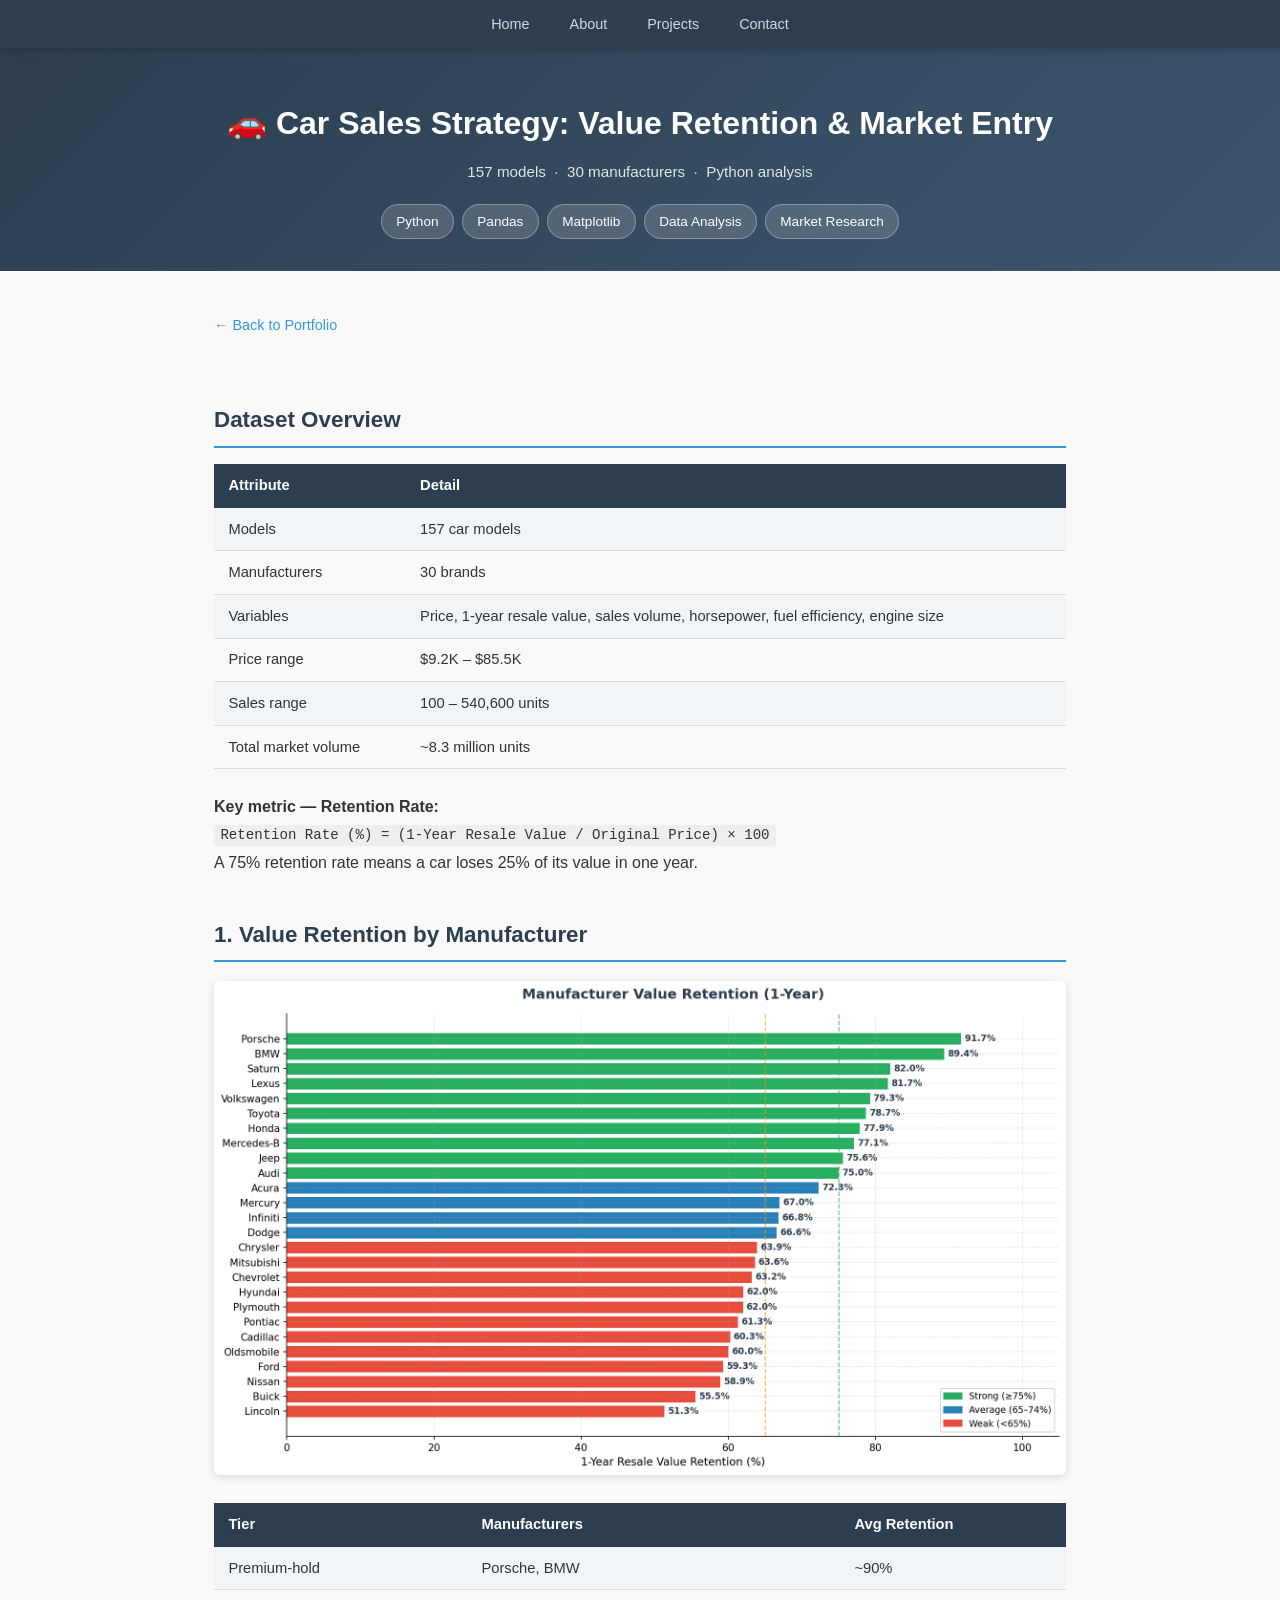
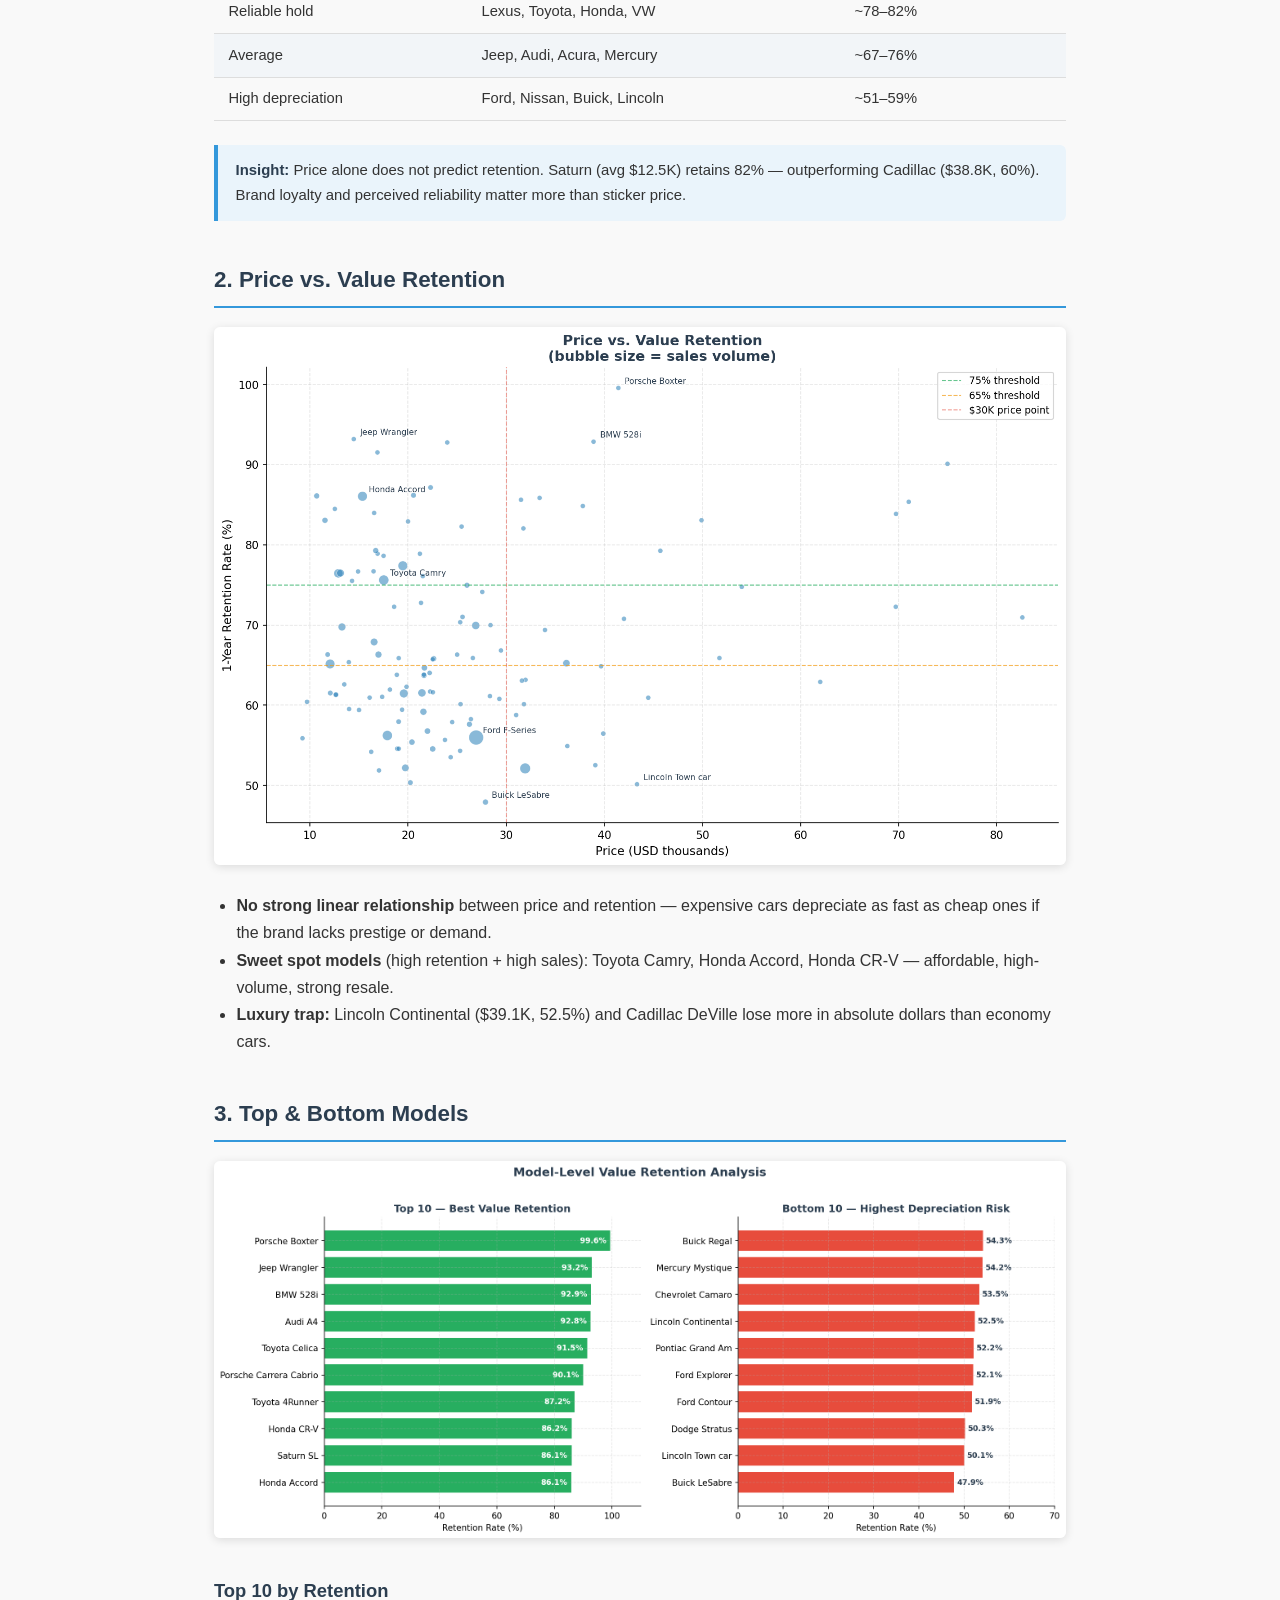
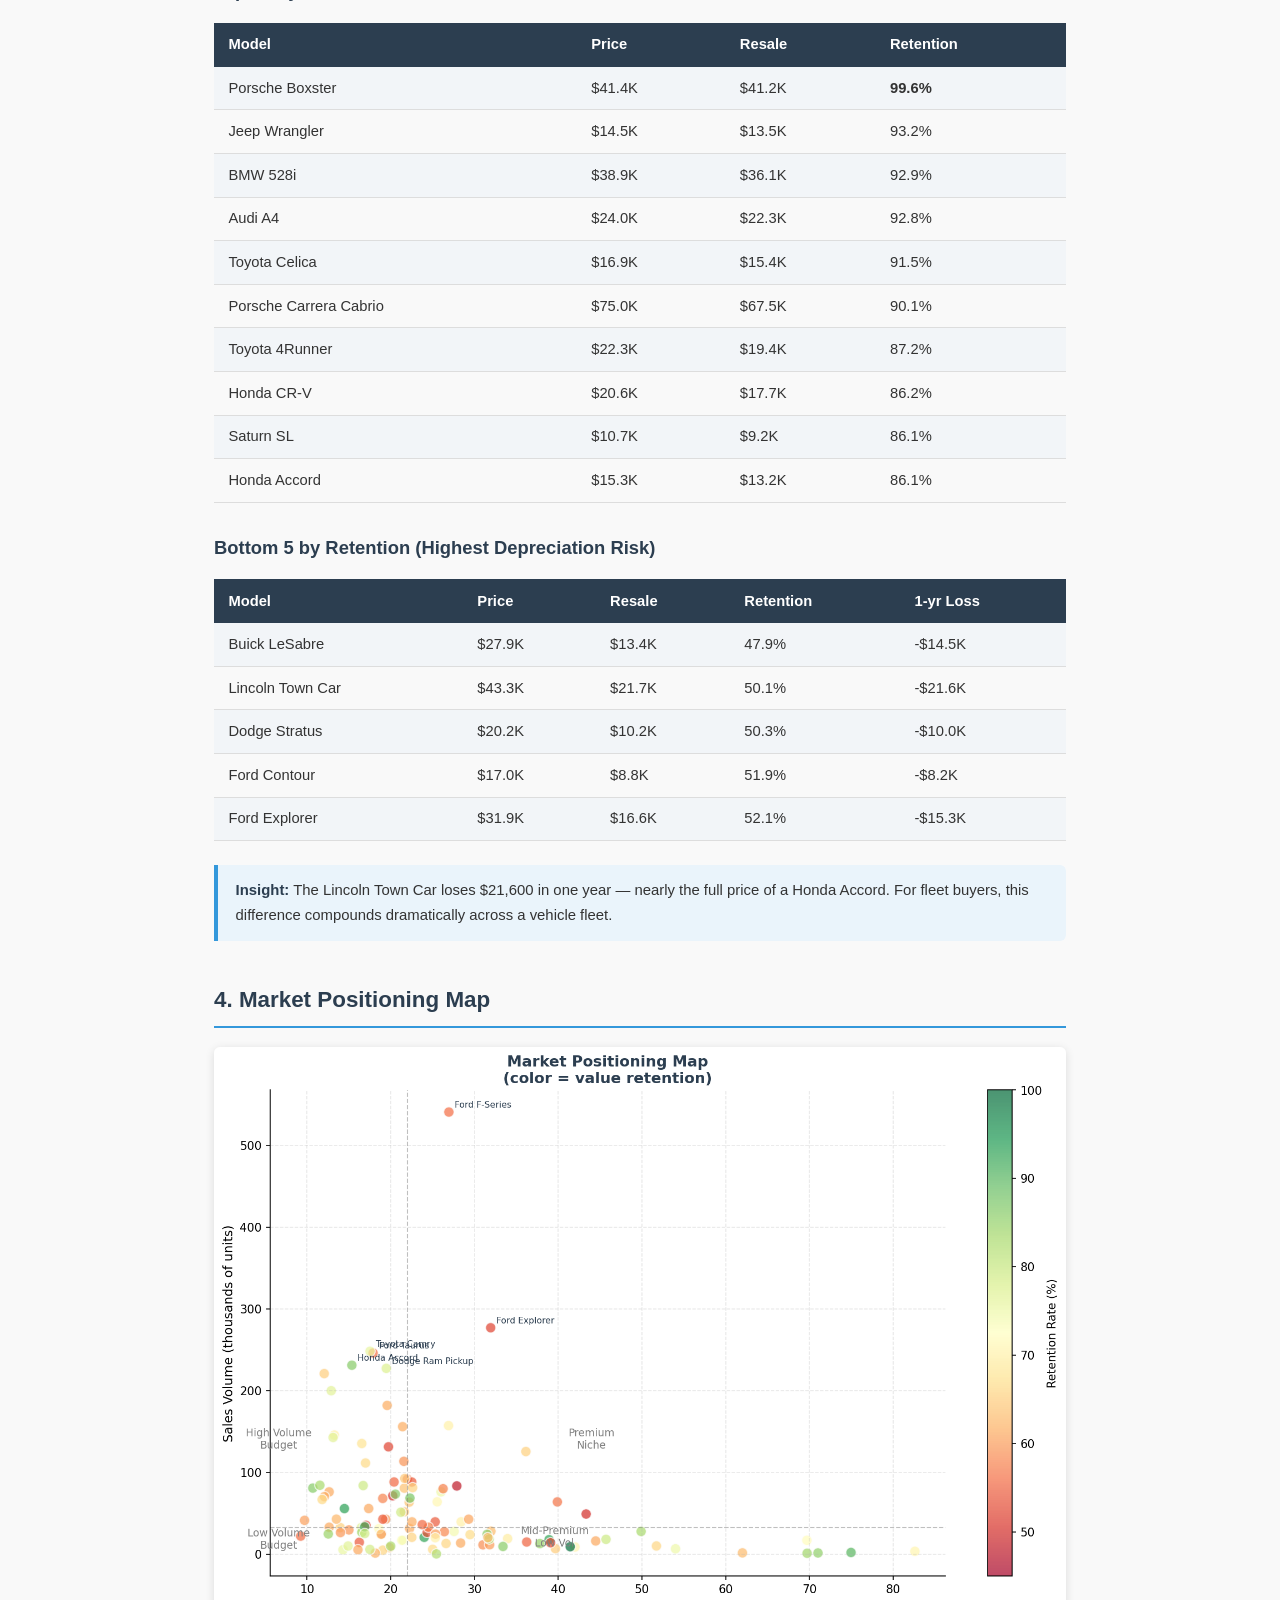
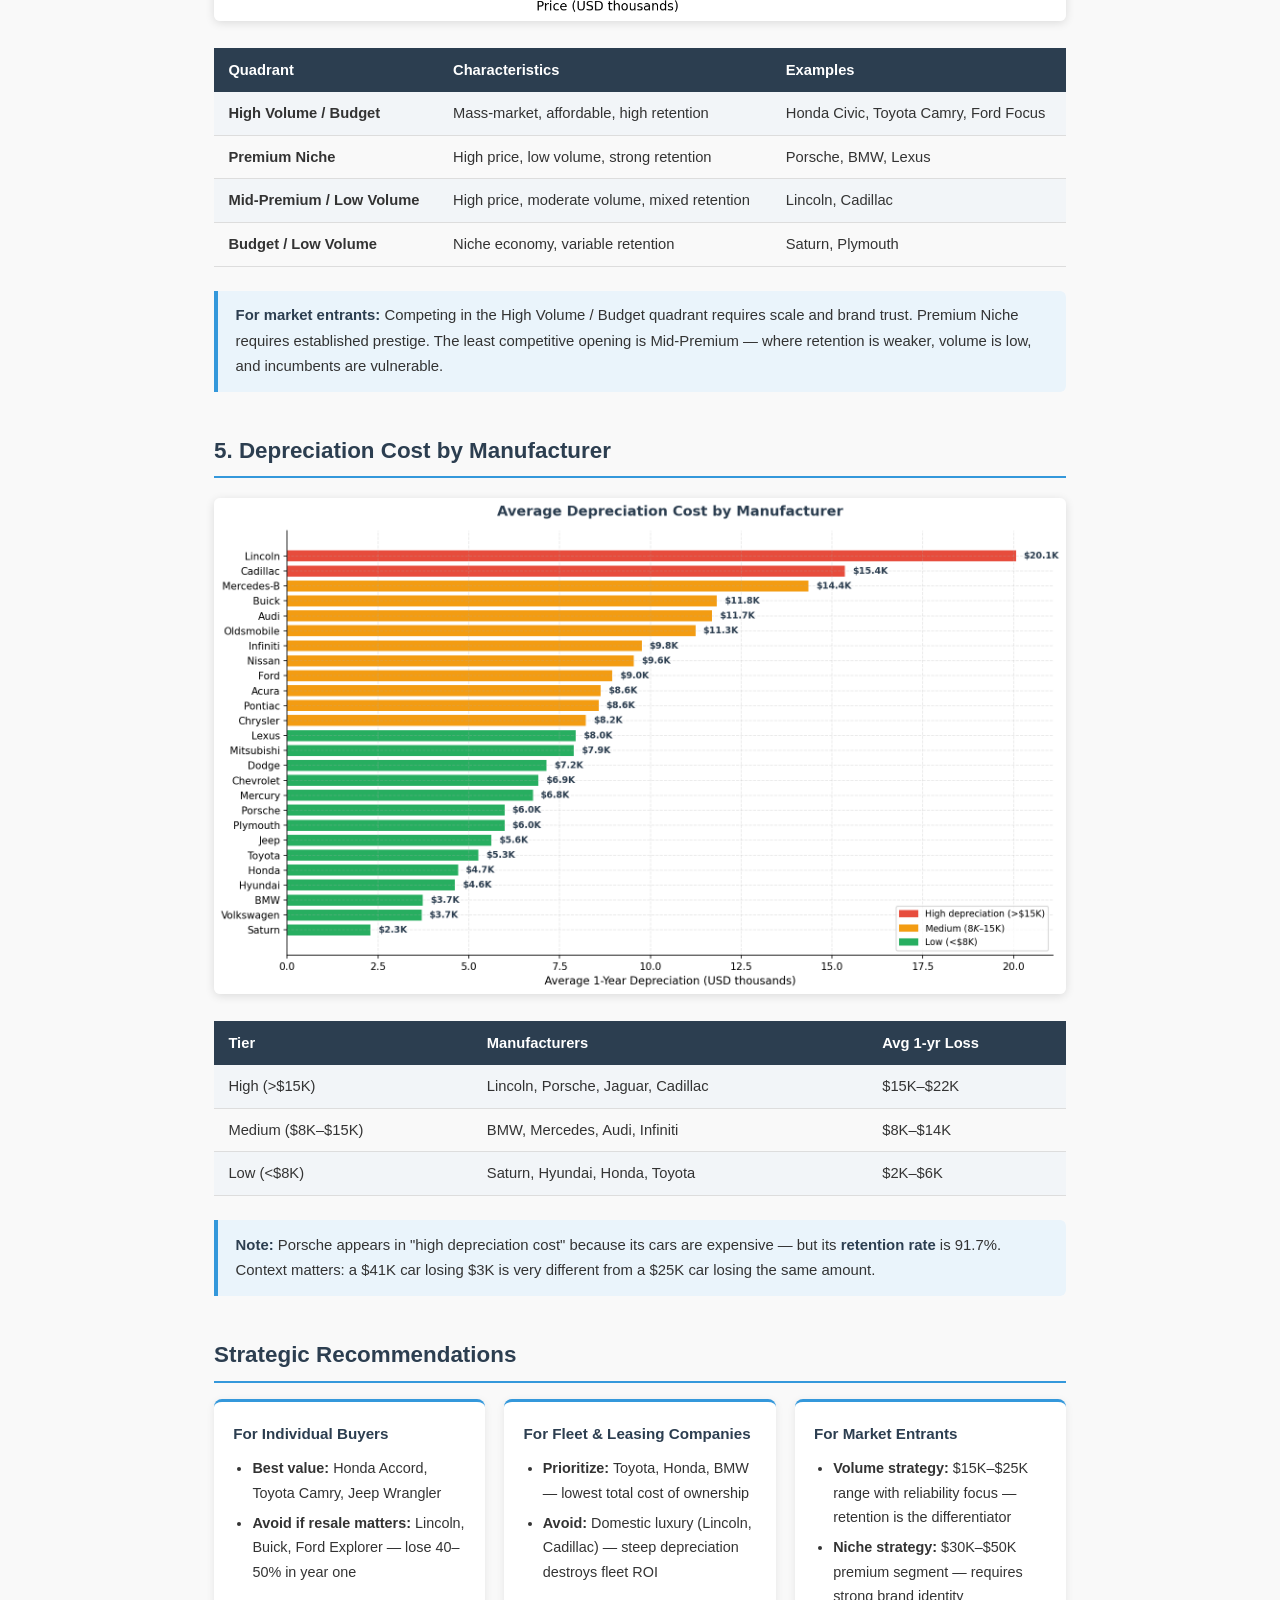
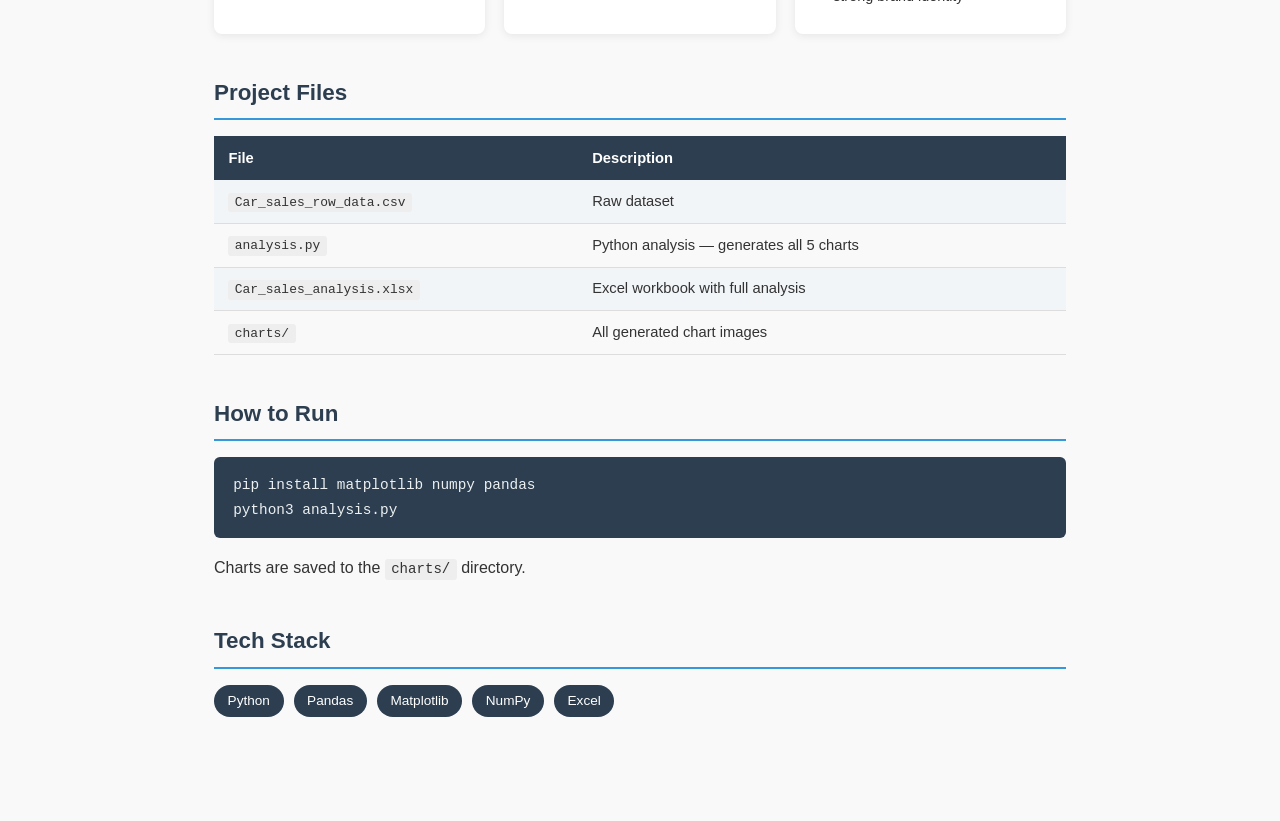
<file: projects/car_sales_analysis/index.html>
<!DOCTYPE html>
<html lang="en">
<head>
  <meta charset="UTF-8" />
  <meta name="viewport" content="width=device-width, initial-scale=1.0" />
  <title>Car Sales Analysis | Anass Hamdy</title>
  <style>
    :root {
      --primary: #2c3e50;
      --secondary: #3498db;
      --accent: #e74c3c;
    }

    * { margin: 0; padding: 0; box-sizing: border-box; }

    body {
      font-family: 'Segoe UI', Tahoma, Geneva, Verdana, sans-serif;
      line-height: 1.7;
      color: #333;
      background: #f9f9f9;
    }

    /* ── Navbar ── */
    nav {
      position: sticky;
      top: 0;
      z-index: 100;
      background: var(--primary);
      display: flex;
      justify-content: center;
      box-shadow: 0 2px 8px rgba(0,0,0,0.2);
    }

    nav a {
      color: rgba(255,255,255,0.8);
      text-decoration: none;
      padding: 0.75rem 1.25rem;
      font-size: 0.9rem;
      font-weight: 500;
      transition: background 0.2s, color 0.2s;
    }

    nav a:hover { background: rgba(255,255,255,0.1); color: white; }

    @media (max-width: 600px) {
      nav { flex-wrap: wrap; }
      nav a { padding: 0.6rem 0.85rem; font-size: 0.82rem; }
    }

    /* ── Header ── */
    header {
      background: linear-gradient(135deg, #2c3e50, #3d566e);
      color: white;
      text-align: center;
      padding: 3rem 1rem 2rem;
    }

    header h1 { font-size: 2rem; margin-bottom: 0.5rem; }

    .meta {
      font-size: 0.95rem;
      opacity: 0.85;
      margin-bottom: 1.2rem;
    }

    .tags { display: flex; justify-content: center; gap: 8px; flex-wrap: wrap; }

    .tag {
      background: rgba(255,255,255,0.15);
      border: 1px solid rgba(255,255,255,0.3);
      padding: 0.3rem 0.9rem;
      border-radius: 20px;
      font-size: 0.85rem;
    }

    /* ── Content ── */
    .container {
      max-width: 900px;
      margin: 2.5rem auto;
      padding: 0 1.5rem 4rem;
    }

    h2 {
      font-size: 1.4rem;
      color: var(--primary);
      margin: 2.5rem 0 1rem;
      padding-bottom: 0.4rem;
      border-bottom: 2px solid var(--secondary);
    }

    h3 {
      font-size: 1.15rem;
      color: #2c3e50;
      margin: 1.8rem 0 0.7rem;
    }

    p { margin-bottom: 1rem; }

    /* ── Tables ── */
    table {
      width: 100%;
      border-collapse: collapse;
      margin: 1rem 0 1.5rem;
      font-size: 0.92rem;
    }

    th {
      background: var(--primary);
      color: white;
      padding: 0.6rem 0.9rem;
      text-align: left;
    }

    td { padding: 0.55rem 0.9rem; border-bottom: 1px solid #ddd; }
    tr:nth-child(even) td { background: #f2f5f8; }

    /* ── Insight boxes ── */
    .insight {
      background: #eaf4fb;
      border-left: 4px solid var(--secondary);
      padding: 0.8rem 1.1rem;
      margin: 1rem 0 1.5rem;
      border-radius: 0 6px 6px 0;
      font-size: 0.93rem;
    }

    .insight strong { color: var(--primary); }

    /* ── Charts ── */
    .chart-wrap {
      text-align: center;
      margin: 1.2rem 0;
    }

    .chart-wrap img {
      max-width: 100%;
      border-radius: 6px;
      box-shadow: 0 2px 10px rgba(0,0,0,0.12);
    }

    /* ── Code ── */
    code {
      background: #eee;
      padding: 0.15rem 0.4rem;
      border-radius: 3px;
      font-family: 'Courier New', monospace;
      font-size: 0.88em;
    }

    pre {
      background: #2c3e50;
      color: #ecf0f1;
      padding: 1rem 1.2rem;
      border-radius: 6px;
      overflow-x: auto;
      margin: 1rem 0;
    }

    pre code { background: none; padding: 0; color: inherit; font-size: 0.9rem; }

    /* ── Recommendations ── */
    .rec-grid {
      display: grid;
      grid-template-columns: repeat(auto-fit, minmax(250px, 1fr));
      gap: 1.2rem;
      margin: 1rem 0;
    }

    .rec-card {
      background: white;
      border-radius: 8px;
      padding: 1.2rem;
      box-shadow: 0 2px 8px rgba(0,0,0,0.08);
      border-top: 3px solid var(--secondary);
    }

    .rec-card h4 { color: var(--primary); margin-bottom: 0.6rem; font-size: 0.95rem; }
    .rec-card ul { padding-left: 1.2rem; font-size: 0.9rem; }
    .rec-card li { margin-bottom: 0.35rem; }

    /* ── Tech stack ── */
    .stack { display: flex; gap: 10px; flex-wrap: wrap; margin-top: 0.5rem; }

    .stack span {
      background: var(--primary);
      color: white;
      padding: 0.3rem 0.85rem;
      border-radius: 20px;
      font-size: 0.85rem;
    }

    /* ── Back link ── */
    .back {
      display: inline-block;
      margin-bottom: 1.5rem;
      color: var(--secondary);
      text-decoration: none;
      font-size: 0.9rem;
    }

    .back:hover { text-decoration: underline; }
  </style>
</head>
<body>

<nav>
  <a href="../../index.html">Home</a>
  <a href="../../index.html#about">About</a>
  <a href="../../index.html#projects">Projects</a>
  <a href="../../index.html#contact">Contact</a>
</nav>

<header>
  <h1>🚗 Car Sales Strategy: Value Retention &amp; Market Entry</h1>
  <p class="meta">157 models &nbsp;·&nbsp; 30 manufacturers &nbsp;·&nbsp; Python analysis</p>
  <div class="tags">
    <span class="tag">Python</span>
    <span class="tag">Pandas</span>
    <span class="tag">Matplotlib</span>
    <span class="tag">Data Analysis</span>
    <span class="tag">Market Research</span>
  </div>
</header>

<div class="container">
  <a class="back" href="../../index.html#projects">← Back to Portfolio</a>

  <!-- Dataset Overview -->
  <h2>Dataset Overview</h2>
  <table>
    <tr><th>Attribute</th><th>Detail</th></tr>
    <tr><td>Models</td><td>157 car models</td></tr>
    <tr><td>Manufacturers</td><td>30 brands</td></tr>
    <tr><td>Variables</td><td>Price, 1-year resale value, sales volume, horsepower, fuel efficiency, engine size</td></tr>
    <tr><td>Price range</td><td>$9.2K – $85.5K</td></tr>
    <tr><td>Sales range</td><td>100 – 540,600 units</td></tr>
    <tr><td>Total market volume</td><td>~8.3 million units</td></tr>
  </table>

  <p><strong>Key metric — Retention Rate:</strong><br>
  <code>Retention Rate (%) = (1-Year Resale Value / Original Price) × 100</code><br>
  A 75% retention rate means a car loses 25% of its value in one year.</p>

  <!-- Finding 1 -->
  <h2>1. Value Retention by Manufacturer</h2>

  <div class="chart-wrap">
    <img src="charts/chart1_manufacturer_retention.png" alt="Manufacturer Value Retention Chart" />
  </div>

  <table>
    <tr><th>Tier</th><th>Manufacturers</th><th>Avg Retention</th></tr>
    <tr><td>Premium-hold</td><td>Porsche, BMW</td><td>~90%</td></tr>
    <tr><td>Reliable hold</td><td>Lexus, Toyota, Honda, VW</td><td>~78–82%</td></tr>
    <tr><td>Average</td><td>Jeep, Audi, Acura, Mercury</td><td>~67–76%</td></tr>
    <tr><td>High depreciation</td><td>Ford, Nissan, Buick, Lincoln</td><td>~51–59%</td></tr>
  </table>

  <div class="insight">
    <strong>Insight:</strong> Price alone does not predict retention. Saturn (avg $12.5K) retains 82% — outperforming Cadillac ($38.8K, 60%). Brand loyalty and perceived reliability matter more than sticker price.
  </div>

  <!-- Finding 2 -->
  <h2>2. Price vs. Value Retention</h2>

  <div class="chart-wrap">
    <img src="charts/chart2_price_vs_retention.png" alt="Price vs Value Retention Chart" />
  </div>

  <ul style="padding-left:1.4rem; margin-bottom:1rem;">
    <li><strong>No strong linear relationship</strong> between price and retention — expensive cars depreciate as fast as cheap ones if the brand lacks prestige or demand.</li>
    <li><strong>Sweet spot models</strong> (high retention + high sales): Toyota Camry, Honda Accord, Honda CR-V — affordable, high-volume, strong resale.</li>
    <li><strong>Luxury trap:</strong> Lincoln Continental ($39.1K, 52.5%) and Cadillac DeVille lose more in absolute dollars than economy cars.</li>
  </ul>

  <!-- Finding 3 -->
  <h2>3. Top &amp; Bottom Models</h2>

  <div class="chart-wrap">
    <img src="charts/chart3_top_bottom_models.png" alt="Top and Bottom Models Chart" />
  </div>

  <h3>Top 10 by Retention</h3>
  <table>
    <tr><th>Model</th><th>Price</th><th>Resale</th><th>Retention</th></tr>
    <tr><td>Porsche Boxster</td><td>$41.4K</td><td>$41.2K</td><td><strong>99.6%</strong></td></tr>
    <tr><td>Jeep Wrangler</td><td>$14.5K</td><td>$13.5K</td><td>93.2%</td></tr>
    <tr><td>BMW 528i</td><td>$38.9K</td><td>$36.1K</td><td>92.9%</td></tr>
    <tr><td>Audi A4</td><td>$24.0K</td><td>$22.3K</td><td>92.8%</td></tr>
    <tr><td>Toyota Celica</td><td>$16.9K</td><td>$15.4K</td><td>91.5%</td></tr>
    <tr><td>Porsche Carrera Cabrio</td><td>$75.0K</td><td>$67.5K</td><td>90.1%</td></tr>
    <tr><td>Toyota 4Runner</td><td>$22.3K</td><td>$19.4K</td><td>87.2%</td></tr>
    <tr><td>Honda CR-V</td><td>$20.6K</td><td>$17.7K</td><td>86.2%</td></tr>
    <tr><td>Saturn SL</td><td>$10.7K</td><td>$9.2K</td><td>86.1%</td></tr>
    <tr><td>Honda Accord</td><td>$15.3K</td><td>$13.2K</td><td>86.1%</td></tr>
  </table>

  <h3>Bottom 5 by Retention (Highest Depreciation Risk)</h3>
  <table>
    <tr><th>Model</th><th>Price</th><th>Resale</th><th>Retention</th><th>1-yr Loss</th></tr>
    <tr><td>Buick LeSabre</td><td>$27.9K</td><td>$13.4K</td><td>47.9%</td><td>-$14.5K</td></tr>
    <tr><td>Lincoln Town Car</td><td>$43.3K</td><td>$21.7K</td><td>50.1%</td><td>-$21.6K</td></tr>
    <tr><td>Dodge Stratus</td><td>$20.2K</td><td>$10.2K</td><td>50.3%</td><td>-$10.0K</td></tr>
    <tr><td>Ford Contour</td><td>$17.0K</td><td>$8.8K</td><td>51.9%</td><td>-$8.2K</td></tr>
    <tr><td>Ford Explorer</td><td>$31.9K</td><td>$16.6K</td><td>52.1%</td><td>-$15.3K</td></tr>
  </table>

  <div class="insight">
    <strong>Insight:</strong> The Lincoln Town Car loses $21,600 in one year — nearly the full price of a Honda Accord. For fleet buyers, this difference compounds dramatically across a vehicle fleet.
  </div>

  <!-- Finding 4 -->
  <h2>4. Market Positioning Map</h2>

  <div class="chart-wrap">
    <img src="charts/chart4_market_positioning.png" alt="Market Positioning Map" />
  </div>

  <table>
    <tr><th>Quadrant</th><th>Characteristics</th><th>Examples</th></tr>
    <tr><td><strong>High Volume / Budget</strong></td><td>Mass-market, affordable, high retention</td><td>Honda Civic, Toyota Camry, Ford Focus</td></tr>
    <tr><td><strong>Premium Niche</strong></td><td>High price, low volume, strong retention</td><td>Porsche, BMW, Lexus</td></tr>
    <tr><td><strong>Mid-Premium / Low Volume</strong></td><td>High price, moderate volume, mixed retention</td><td>Lincoln, Cadillac</td></tr>
    <tr><td><strong>Budget / Low Volume</strong></td><td>Niche economy, variable retention</td><td>Saturn, Plymouth</td></tr>
  </table>

  <div class="insight">
    <strong>For market entrants:</strong> Competing in the High Volume / Budget quadrant requires scale and brand trust. Premium Niche requires established prestige. The least competitive opening is Mid-Premium — where retention is weaker, volume is low, and incumbents are vulnerable.
  </div>

  <!-- Finding 5 -->
  <h2>5. Depreciation Cost by Manufacturer</h2>

  <div class="chart-wrap">
    <img src="charts/chart5_depreciation_cost.png" alt="Depreciation Cost by Manufacturer" />
  </div>

  <table>
    <tr><th>Tier</th><th>Manufacturers</th><th>Avg 1-yr Loss</th></tr>
    <tr><td>High (&gt;$15K)</td><td>Lincoln, Porsche, Jaguar, Cadillac</td><td>$15K–$22K</td></tr>
    <tr><td>Medium ($8K–$15K)</td><td>BMW, Mercedes, Audi, Infiniti</td><td>$8K–$14K</td></tr>
    <tr><td>Low (&lt;$8K)</td><td>Saturn, Hyundai, Honda, Toyota</td><td>$2K–$6K</td></tr>
  </table>

  <div class="insight">
    <strong>Note:</strong> Porsche appears in "high depreciation cost" because its cars are expensive — but its <strong>retention rate</strong> is 91.7%. Context matters: a $41K car losing $3K is very different from a $25K car losing the same amount.
  </div>

  <!-- Recommendations -->
  <h2>Strategic Recommendations</h2>

  <div class="rec-grid">
    <div class="rec-card">
      <h4>For Individual Buyers</h4>
      <ul>
        <li><strong>Best value:</strong> Honda Accord, Toyota Camry, Jeep Wrangler</li>
        <li><strong>Avoid if resale matters:</strong> Lincoln, Buick, Ford Explorer — lose 40–50% in year one</li>
      </ul>
    </div>
    <div class="rec-card">
      <h4>For Fleet &amp; Leasing Companies</h4>
      <ul>
        <li><strong>Prioritize:</strong> Toyota, Honda, BMW — lowest total cost of ownership</li>
        <li><strong>Avoid:</strong> Domestic luxury (Lincoln, Cadillac) — steep depreciation destroys fleet ROI</li>
      </ul>
    </div>
    <div class="rec-card">
      <h4>For Market Entrants</h4>
      <ul>
        <li><strong>Volume strategy:</strong> $15K–$25K range with reliability focus — retention is the differentiator</li>
        <li><strong>Niche strategy:</strong> $30K–$50K premium segment — requires strong brand identity</li>
      </ul>
    </div>
  </div>

  <!-- Files -->
  <h2>Project Files</h2>
  <table>
    <tr><th>File</th><th>Description</th></tr>
    <tr><td><code>Car_sales_row_data.csv</code></td><td>Raw dataset</td></tr>
    <tr><td><code>analysis.py</code></td><td>Python analysis — generates all 5 charts</td></tr>
    <tr><td><code>Car_sales_analysis.xlsx</code></td><td>Excel workbook with full analysis</td></tr>
    <tr><td><code>charts/</code></td><td>All generated chart images</td></tr>
  </table>

  <!-- How to run -->
  <h2>How to Run</h2>
  <pre><code>pip install matplotlib numpy pandas
python3 analysis.py</code></pre>
  <p>Charts are saved to the <code>charts/</code> directory.</p>

  <!-- Tech stack -->
  <h2>Tech Stack</h2>
  <div class="stack">
    <span>Python</span>
    <span>Pandas</span>
    <span>Matplotlib</span>
    <span>NumPy</span>
    <span>Excel</span>
  </div>
</div>

</body>
</html>
</file>
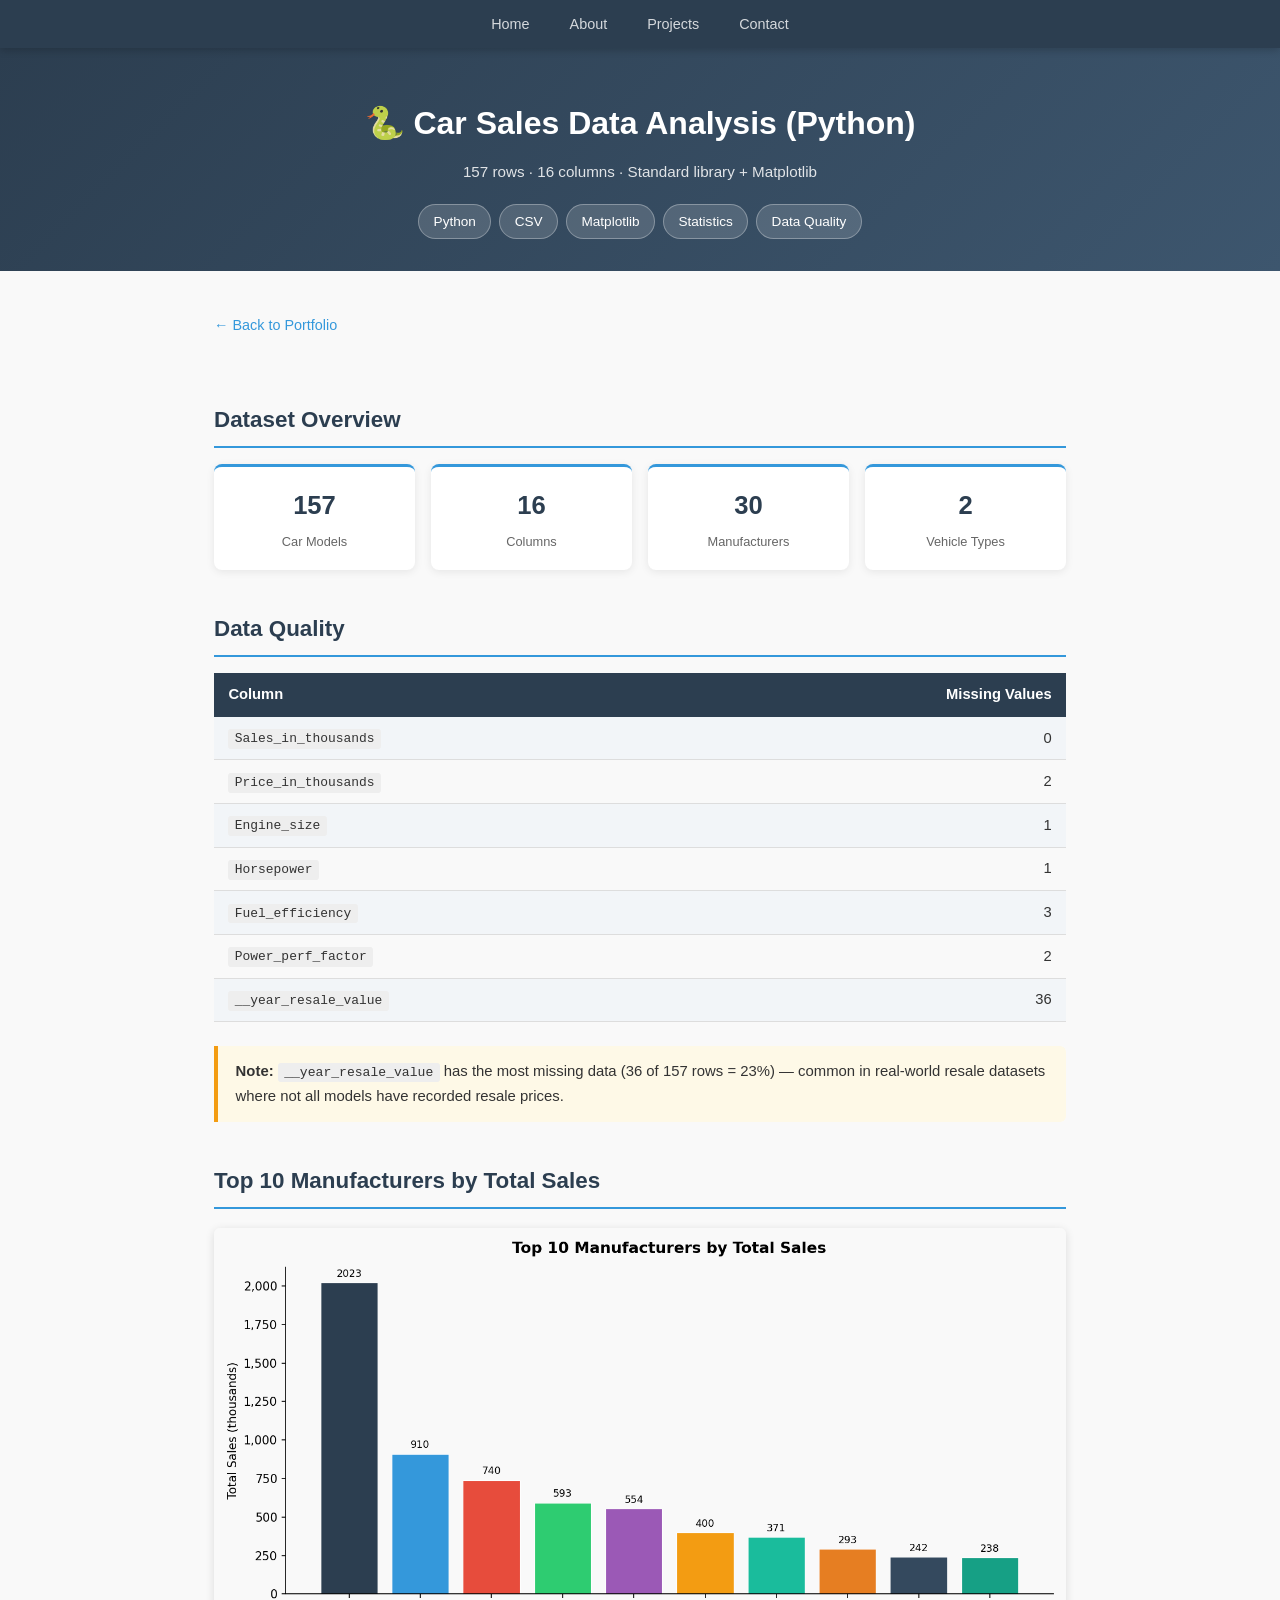
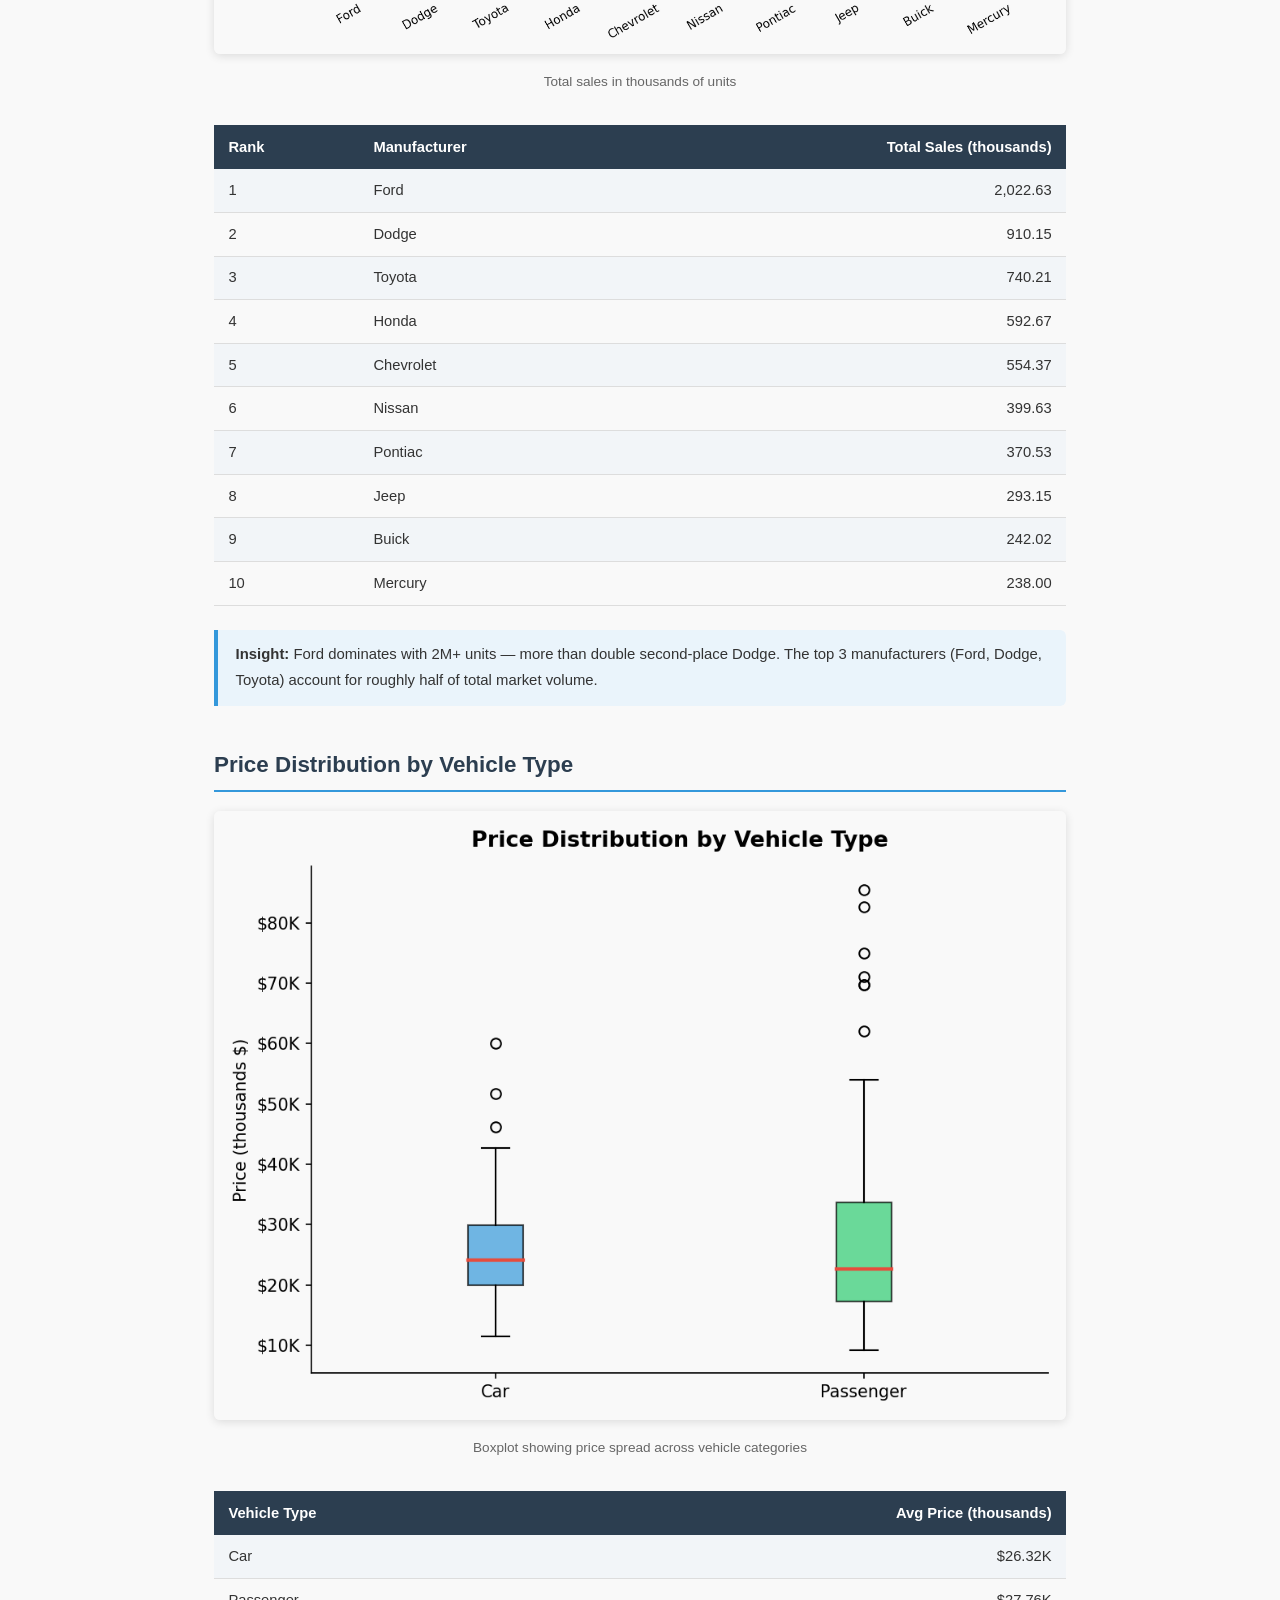
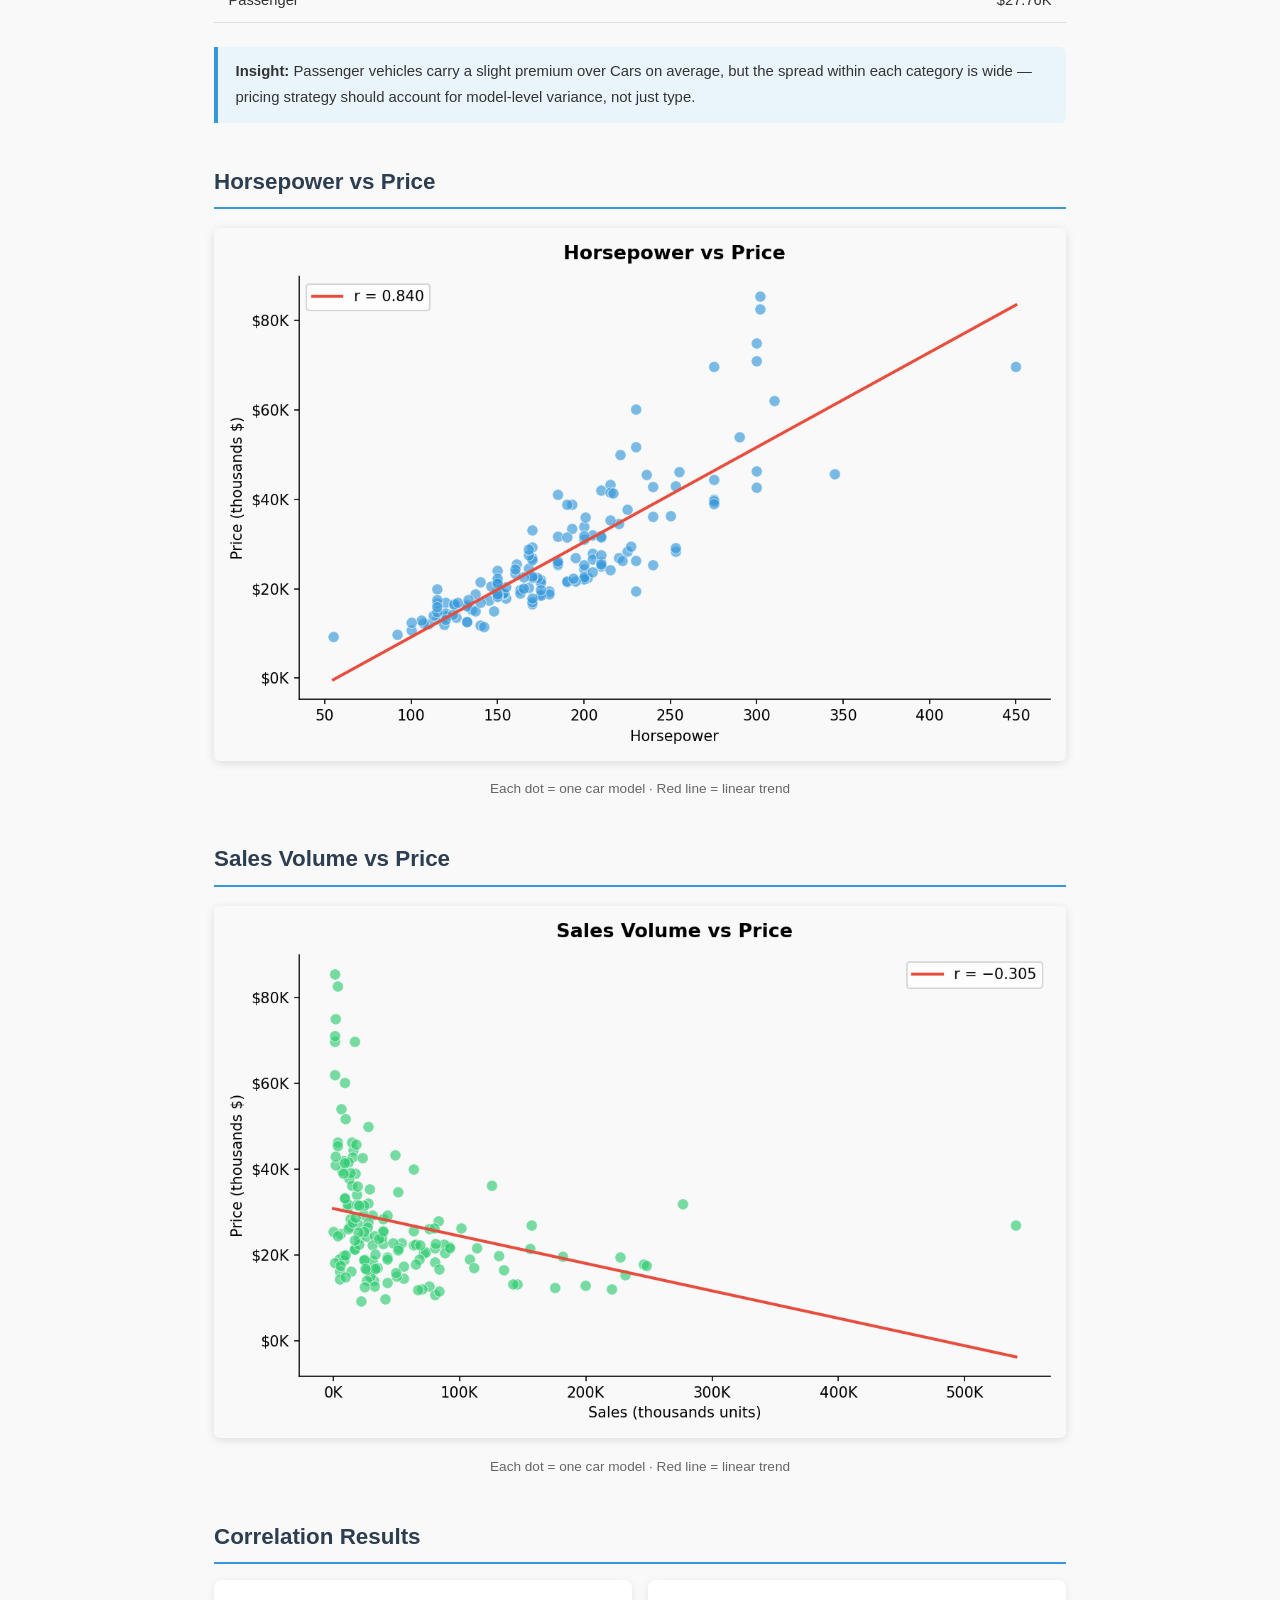
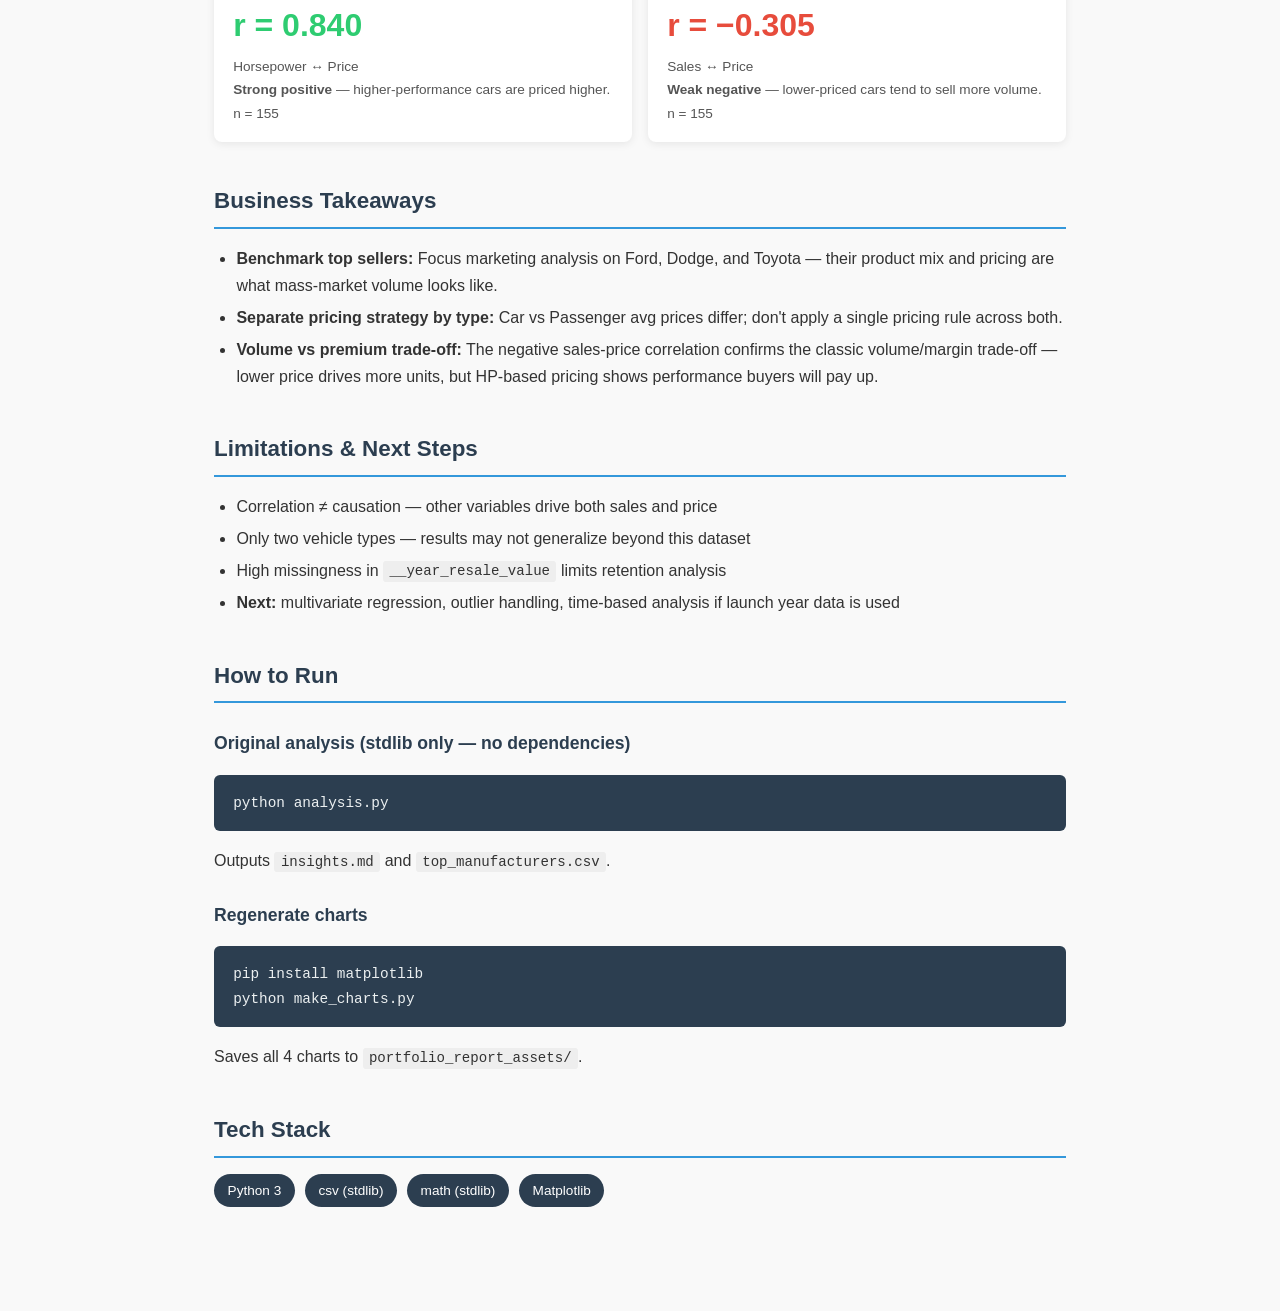
<file: projects/python_car_sales_analysis/index.html>
<!DOCTYPE html>
<html lang="en">
<head>
  <meta charset="UTF-8" />
  <meta name="viewport" content="width=device-width, initial-scale=1.0" />
  <title>Python Car Sales Analysis | Anass Hamdy</title>
  <style>
    :root {
      --primary: #2c3e50;
      --secondary: #3498db;
      --accent: #e74c3c;
    }

    * { margin: 0; padding: 0; box-sizing: border-box; }

    body {
      font-family: 'Segoe UI', Tahoma, Geneva, Verdana, sans-serif;
      line-height: 1.7;
      color: #333;
      background: #f9f9f9;
    }

    nav {
      position: sticky;
      top: 0;
      z-index: 100;
      background: var(--primary);
      display: flex;
      justify-content: center;
      box-shadow: 0 2px 8px rgba(0,0,0,0.2);
    }

    nav a {
      color: rgba(255,255,255,0.8);
      text-decoration: none;
      padding: 0.75rem 1.25rem;
      font-size: 0.9rem;
      font-weight: 500;
      transition: background 0.2s, color 0.2s;
    }

    nav a:hover { background: rgba(255,255,255,0.1); color: white; }

    @media (max-width: 600px) {
      nav { flex-wrap: wrap; }
      nav a { padding: 0.6rem 0.85rem; font-size: 0.82rem; }
    }

    header {
      background: linear-gradient(135deg, #2c3e50, #3d566e);
      color: white;
      text-align: center;
      padding: 3rem 1rem 2rem;
    }

    header h1 { font-size: 2rem; margin-bottom: 0.5rem; }
    .meta { font-size: 0.95rem; opacity: 0.85; margin-bottom: 1.2rem; }

    .tags { display: flex; justify-content: center; gap: 8px; flex-wrap: wrap; }
    .tag {
      background: rgba(255,255,255,0.15);
      border: 1px solid rgba(255,255,255,0.3);
      padding: 0.3rem 0.9rem;
      border-radius: 20px;
      font-size: 0.85rem;
    }

    .container {
      max-width: 900px;
      margin: 2.5rem auto;
      padding: 0 1.5rem 4rem;
    }

    h2 {
      font-size: 1.4rem;
      color: var(--primary);
      margin: 2.5rem 0 1rem;
      padding-bottom: 0.4rem;
      border-bottom: 2px solid var(--secondary);
    }

    h3 { font-size: 1.1rem; color: var(--primary); margin: 1.6rem 0 0.6rem; }

    p { margin-bottom: 1rem; }

    table {
      width: 100%;
      border-collapse: collapse;
      margin: 1rem 0 1.5rem;
      font-size: 0.92rem;
    }

    th {
      background: var(--primary);
      color: white;
      padding: 0.6rem 0.9rem;
      text-align: left;
    }

    td { padding: 0.55rem 0.9rem; border-bottom: 1px solid #ddd; }
    tr:nth-child(even) td { background: #f2f5f8; }
    td:last-child, th:last-child { text-align: right; }

    .insight {
      background: #eaf4fb;
      border-left: 4px solid var(--secondary);
      padding: 0.8rem 1.1rem;
      margin: 1rem 0 1.5rem;
      border-radius: 0 6px 6px 0;
      font-size: 0.93rem;
    }

    .warning {
      background: #fef9e7;
      border-left: 4px solid #f39c12;
      padding: 0.8rem 1.1rem;
      margin: 1rem 0 1.5rem;
      border-radius: 0 6px 6px 0;
      font-size: 0.93rem;
    }

    .chart-wrap {
      text-align: center;
      margin: 1.2rem 0 2rem;
    }

    .chart-wrap img {
      max-width: 100%;
      border-radius: 6px;
      box-shadow: 0 2px 10px rgba(0,0,0,0.12);
    }

    .chart-wrap p {
      font-size: 0.85rem;
      color: #666;
      margin-top: 0.5rem;
    }

    code {
      background: #eee;
      padding: 0.15rem 0.4rem;
      border-radius: 3px;
      font-family: 'Courier New', monospace;
      font-size: 0.88em;
    }

    pre {
      background: #2c3e50;
      color: #ecf0f1;
      padding: 1rem 1.2rem;
      border-radius: 6px;
      overflow-x: auto;
      margin: 1rem 0;
    }

    pre code { background: none; padding: 0; color: inherit; font-size: 0.9rem; }

    .stat-grid {
      display: grid;
      grid-template-columns: repeat(auto-fit, minmax(160px, 1fr));
      gap: 1rem;
      margin: 1rem 0 1.5rem;
    }

    .stat-card {
      background: white;
      border-radius: 8px;
      padding: 1.1rem;
      text-align: center;
      box-shadow: 0 2px 8px rgba(0,0,0,0.08);
      border-top: 3px solid var(--secondary);
    }

    .stat-card .value { font-size: 1.6rem; font-weight: bold; color: var(--primary); }
    .stat-card .label { font-size: 0.8rem; color: #666; margin-top: 0.2rem; }

    .corr-grid {
      display: grid;
      grid-template-columns: 1fr 1fr;
      gap: 1rem;
      margin: 1rem 0;
    }

    @media (max-width: 500px) { .corr-grid { grid-template-columns: 1fr; } }

    .corr-card {
      background: white;
      border-radius: 8px;
      padding: 1.1rem 1.2rem;
      box-shadow: 0 2px 8px rgba(0,0,0,0.08);
    }

    .corr-card .r-value { font-size: 2rem; font-weight: bold; }
    .corr-card .r-pos { color: #2ecc71; }
    .corr-card .r-neg { color: #e74c3c; }
    .corr-card .r-label { font-size: 0.85rem; color: #555; margin-top: 0.2rem; }

    .stack { display: flex; gap: 10px; flex-wrap: wrap; margin-top: 0.5rem; }
    .stack span {
      background: var(--primary);
      color: white;
      padding: 0.3rem 0.85rem;
      border-radius: 20px;
      font-size: 0.85rem;
    }

    .back {
      display: inline-block;
      margin-bottom: 1.5rem;
      color: var(--secondary);
      text-decoration: none;
      font-size: 0.9rem;
    }

    .back:hover { text-decoration: underline; }

    ul { padding-left: 1.4rem; margin-bottom: 1rem; }
    li { margin-bottom: 0.3rem; }
  </style>
</head>
<body>

<nav>
  <a href="../../index.html">Home</a>
  <a href="../../index.html#about">About</a>
  <a href="../../index.html#projects">Projects</a>
  <a href="../../index.html#contact">Contact</a>
</nav>

<header>
  <h1>🐍 Car Sales Data Analysis (Python)</h1>
  <p class="meta">157 rows · 16 columns · Standard library + Matplotlib</p>
  <div class="tags">
    <span class="tag">Python</span>
    <span class="tag">CSV</span>
    <span class="tag">Matplotlib</span>
    <span class="tag">Statistics</span>
    <span class="tag">Data Quality</span>
  </div>
</header>

<div class="container">
  <a class="back" href="../../index.html#projects">← Back to Portfolio</a>

  <!-- Overview stats -->
  <h2>Dataset Overview</h2>
  <div class="stat-grid">
    <div class="stat-card"><div class="value">157</div><div class="label">Car Models</div></div>
    <div class="stat-card"><div class="value">16</div><div class="label">Columns</div></div>
    <div class="stat-card"><div class="value">30</div><div class="label">Manufacturers</div></div>
    <div class="stat-card"><div class="value">2</div><div class="label">Vehicle Types</div></div>
  </div>

  <!-- Data quality -->
  <h2>Data Quality</h2>
  <table>
    <tr><th>Column</th><th>Missing Values</th></tr>
    <tr><td><code>Sales_in_thousands</code></td><td>0</td></tr>
    <tr><td><code>Price_in_thousands</code></td><td>2</td></tr>
    <tr><td><code>Engine_size</code></td><td>1</td></tr>
    <tr><td><code>Horsepower</code></td><td>1</td></tr>
    <tr><td><code>Fuel_efficiency</code></td><td>3</td></tr>
    <tr><td><code>Power_perf_factor</code></td><td>2</td></tr>
    <tr><td><code>__year_resale_value</code></td><td>36</td></tr>
  </table>
  <div class="warning">
    <strong>Note:</strong> <code>__year_resale_value</code> has the most missing data (36 of 157 rows = 23%) — common in real-world resale datasets where not all models have recorded resale prices.
  </div>

  <!-- Chart 1 -->
  <h2>Top 10 Manufacturers by Total Sales</h2>
  <div class="chart-wrap">
    <img src="portfolio_report_assets/fig_top_manufacturers_sales.png" alt="Top 10 manufacturers by total sales" />
    <p>Total sales in thousands of units</p>
  </div>

  <table>
    <tr><th>Rank</th><th>Manufacturer</th><th>Total Sales (thousands)</th></tr>
    <tr><td>1</td><td>Ford</td><td>2,022.63</td></tr>
    <tr><td>2</td><td>Dodge</td><td>910.15</td></tr>
    <tr><td>3</td><td>Toyota</td><td>740.21</td></tr>
    <tr><td>4</td><td>Honda</td><td>592.67</td></tr>
    <tr><td>5</td><td>Chevrolet</td><td>554.37</td></tr>
    <tr><td>6</td><td>Nissan</td><td>399.63</td></tr>
    <tr><td>7</td><td>Pontiac</td><td>370.53</td></tr>
    <tr><td>8</td><td>Jeep</td><td>293.15</td></tr>
    <tr><td>9</td><td>Buick</td><td>242.02</td></tr>
    <tr><td>10</td><td>Mercury</td><td>238.00</td></tr>
  </table>

  <div class="insight">
    <strong>Insight:</strong> Ford dominates with 2M+ units — more than double second-place Dodge. The top 3 manufacturers (Ford, Dodge, Toyota) account for roughly half of total market volume.
  </div>

  <!-- Chart 2 -->
  <h2>Price Distribution by Vehicle Type</h2>
  <div class="chart-wrap">
    <img src="portfolio_report_assets/fig_price_by_vehicle_type.png" alt="Price distribution by vehicle type" />
    <p>Boxplot showing price spread across vehicle categories</p>
  </div>

  <table>
    <tr><th>Vehicle Type</th><th>Avg Price (thousands)</th></tr>
    <tr><td>Car</td><td>$26.32K</td></tr>
    <tr><td>Passenger</td><td>$27.76K</td></tr>
  </table>

  <div class="insight">
    <strong>Insight:</strong> Passenger vehicles carry a slight premium over Cars on average, but the spread within each category is wide — pricing strategy should account for model-level variance, not just type.
  </div>

  <!-- Chart 3 -->
  <h2>Horsepower vs Price</h2>
  <div class="chart-wrap">
    <img src="portfolio_report_assets/fig_horsepower_vs_price.png" alt="Horsepower vs Price scatter plot" />
    <p>Each dot = one car model · Red line = linear trend</p>
  </div>

  <!-- Chart 4 -->
  <h2>Sales Volume vs Price</h2>
  <div class="chart-wrap">
    <img src="portfolio_report_assets/fig_sales_vs_price.png" alt="Sales vs Price scatter plot" />
    <p>Each dot = one car model · Red line = linear trend</p>
  </div>

  <!-- Correlations -->
  <h2>Correlation Results</h2>
  <div class="corr-grid">
    <div class="corr-card">
      <div class="r-value r-pos">r = 0.840</div>
      <div class="r-label">Horsepower ↔ Price<br><strong>Strong positive</strong> — higher-performance cars are priced higher. n = 155</div>
    </div>
    <div class="corr-card">
      <div class="r-value r-neg">r = −0.305</div>
      <div class="r-label">Sales ↔ Price<br><strong>Weak negative</strong> — lower-priced cars tend to sell more volume. n = 155</div>
    </div>
  </div>

  <!-- Business takeaways -->
  <h2>Business Takeaways</h2>
  <ul>
    <li><strong>Benchmark top sellers:</strong> Focus marketing analysis on Ford, Dodge, and Toyota — their product mix and pricing are what mass-market volume looks like.</li>
    <li><strong>Separate pricing strategy by type:</strong> Car vs Passenger avg prices differ; don't apply a single pricing rule across both.</li>
    <li><strong>Volume vs premium trade-off:</strong> The negative sales-price correlation confirms the classic volume/margin trade-off — lower price drives more units, but HP-based pricing shows performance buyers will pay up.</li>
  </ul>

  <!-- Limitations -->
  <h2>Limitations &amp; Next Steps</h2>
  <ul>
    <li>Correlation ≠ causation — other variables drive both sales and price</li>
    <li>Only two vehicle types — results may not generalize beyond this dataset</li>
    <li>High missingness in <code>__year_resale_value</code> limits retention analysis</li>
    <li><strong>Next:</strong> multivariate regression, outlier handling, time-based analysis if launch year data is used</li>
  </ul>

  <!-- How to run -->
  <h2>How to Run</h2>
  <h3>Original analysis (stdlib only — no dependencies)</h3>
  <pre><code>python analysis.py</code></pre>
  <p>Outputs <code>insights.md</code> and <code>top_manufacturers.csv</code>.</p>

  <h3>Regenerate charts</h3>
  <pre><code>pip install matplotlib
python make_charts.py</code></pre>
  <p>Saves all 4 charts to <code>portfolio_report_assets/</code>.</p>

  <!-- Tech stack -->
  <h2>Tech Stack</h2>
  <div class="stack">
    <span>Python 3</span>
    <span>csv (stdlib)</span>
    <span>math (stdlib)</span>
    <span>Matplotlib</span>
  </div>
</div>

</body>
</html>
</file>
